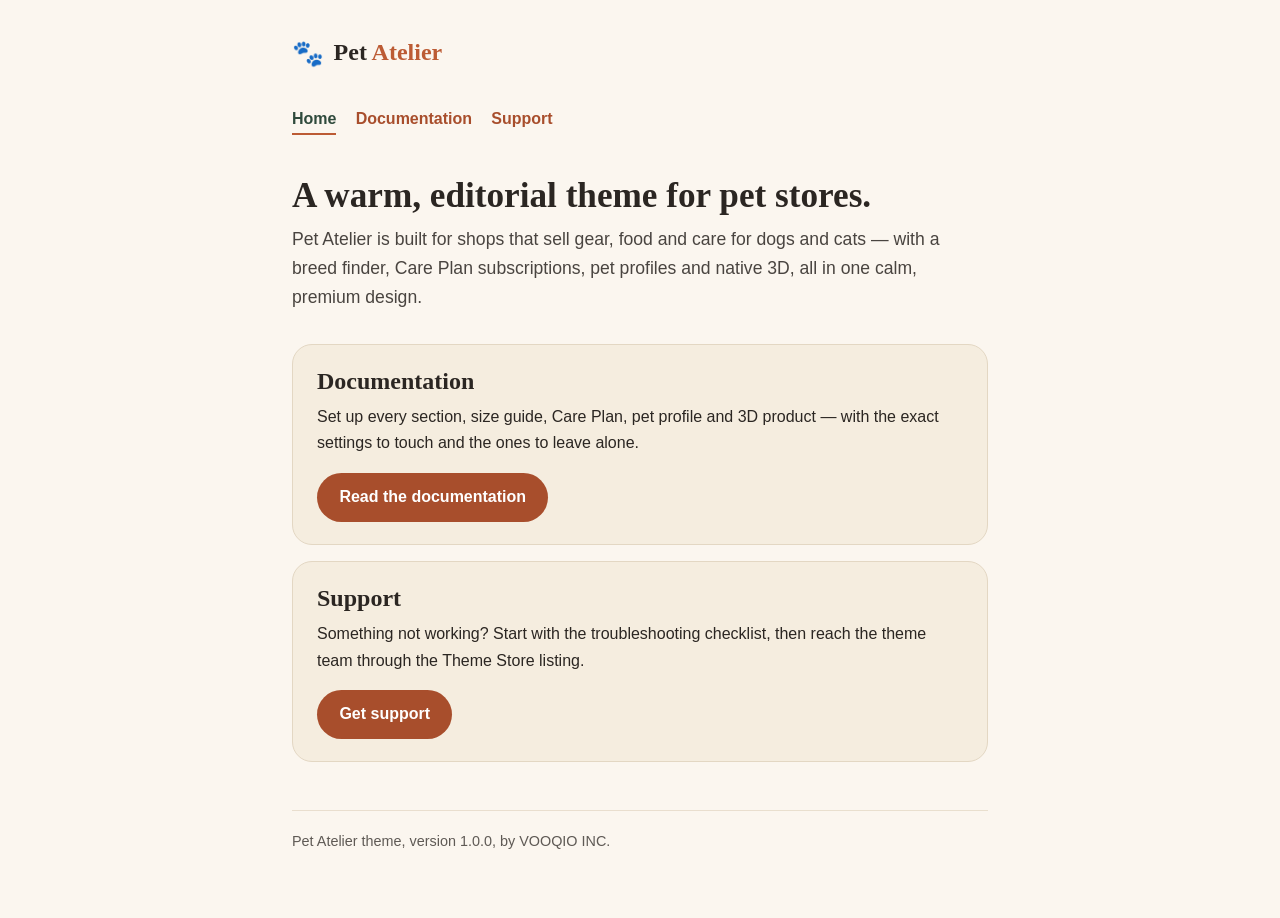
<file: index.html>
<!DOCTYPE html>
<html lang="en">
<head>
<meta charset="utf-8">
<meta name="viewport" content="width=device-width, initial-scale=1">
<title>Pet Atelier theme — Documentation &amp; Support</title>
<link rel="stylesheet" href="style.css">
<link rel="icon" type="image/svg+xml" href="favicon.svg">
</head>
<body>
<div class="wrap">
  <header class="brand"><span class="paw">🐾</span><span class="name">Pet <em>Atelier</em></span></header>
  <nav class="top">
    <a href="index.html" aria-current="page">Home</a>
    <a href="docs.html">Documentation</a>
    <a href="support.html">Support</a>
  </nav>
  <h1>A warm, editorial theme for pet stores.</h1>
  <p class="lede">Pet Atelier is built for shops that sell gear, food and care for dogs and cats — with a breed finder, Care Plan subscriptions, pet profiles and native 3D, all in one calm, premium design.</p>
  <div class="card">
    <h2>Documentation</h2>
    <p>Set up every section, size guide, Care Plan, pet profile and 3D product — with the exact settings to touch and the ones to leave alone.</p>
    <a class="btn" href="docs.html">Read the documentation</a>
  </div>
  <div class="card">
    <h2>Support</h2>
    <p>Something not working? Start with the troubleshooting checklist, then reach the theme team through the Theme Store listing.</p>
    <a class="btn" href="support.html">Get support</a>
  </div>
  <footer>Pet Atelier theme, version 1.0.0, by VOOQIO INC.</footer>
</div>
</body>
</html>
</file>
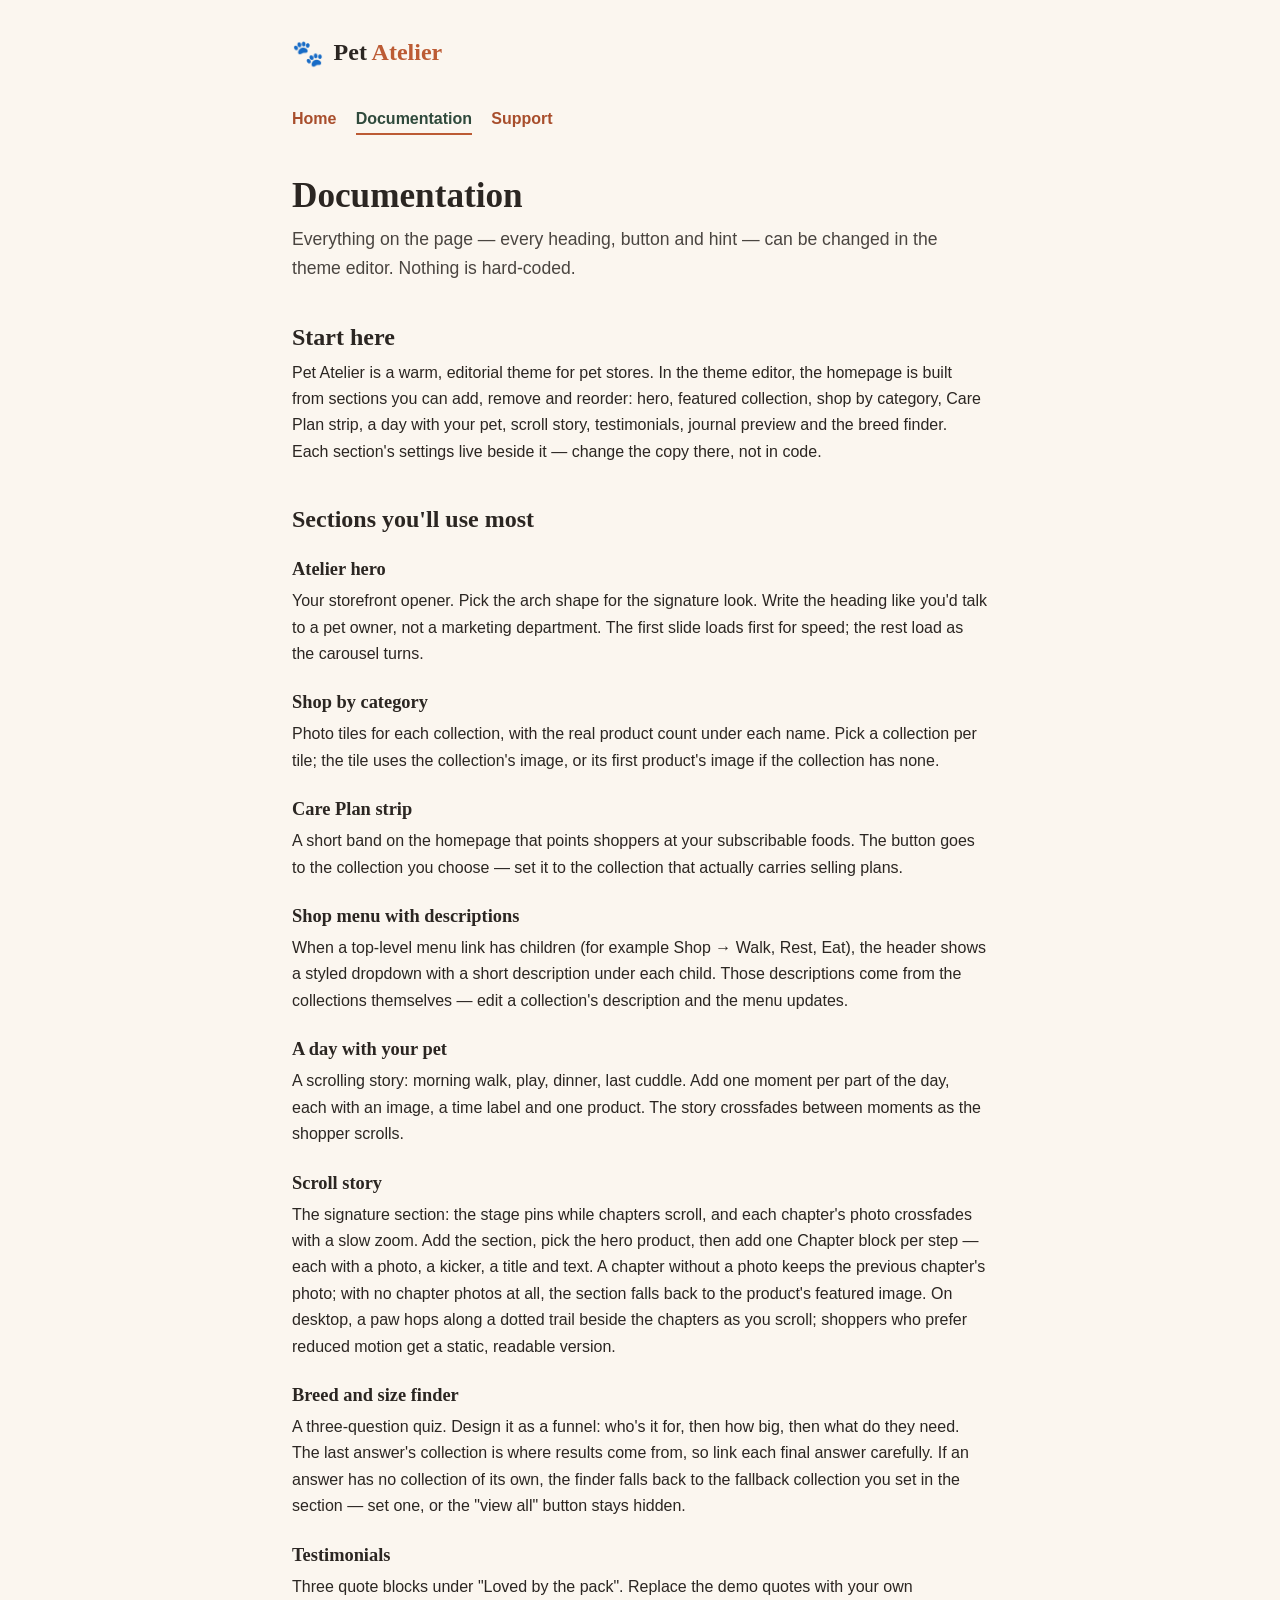
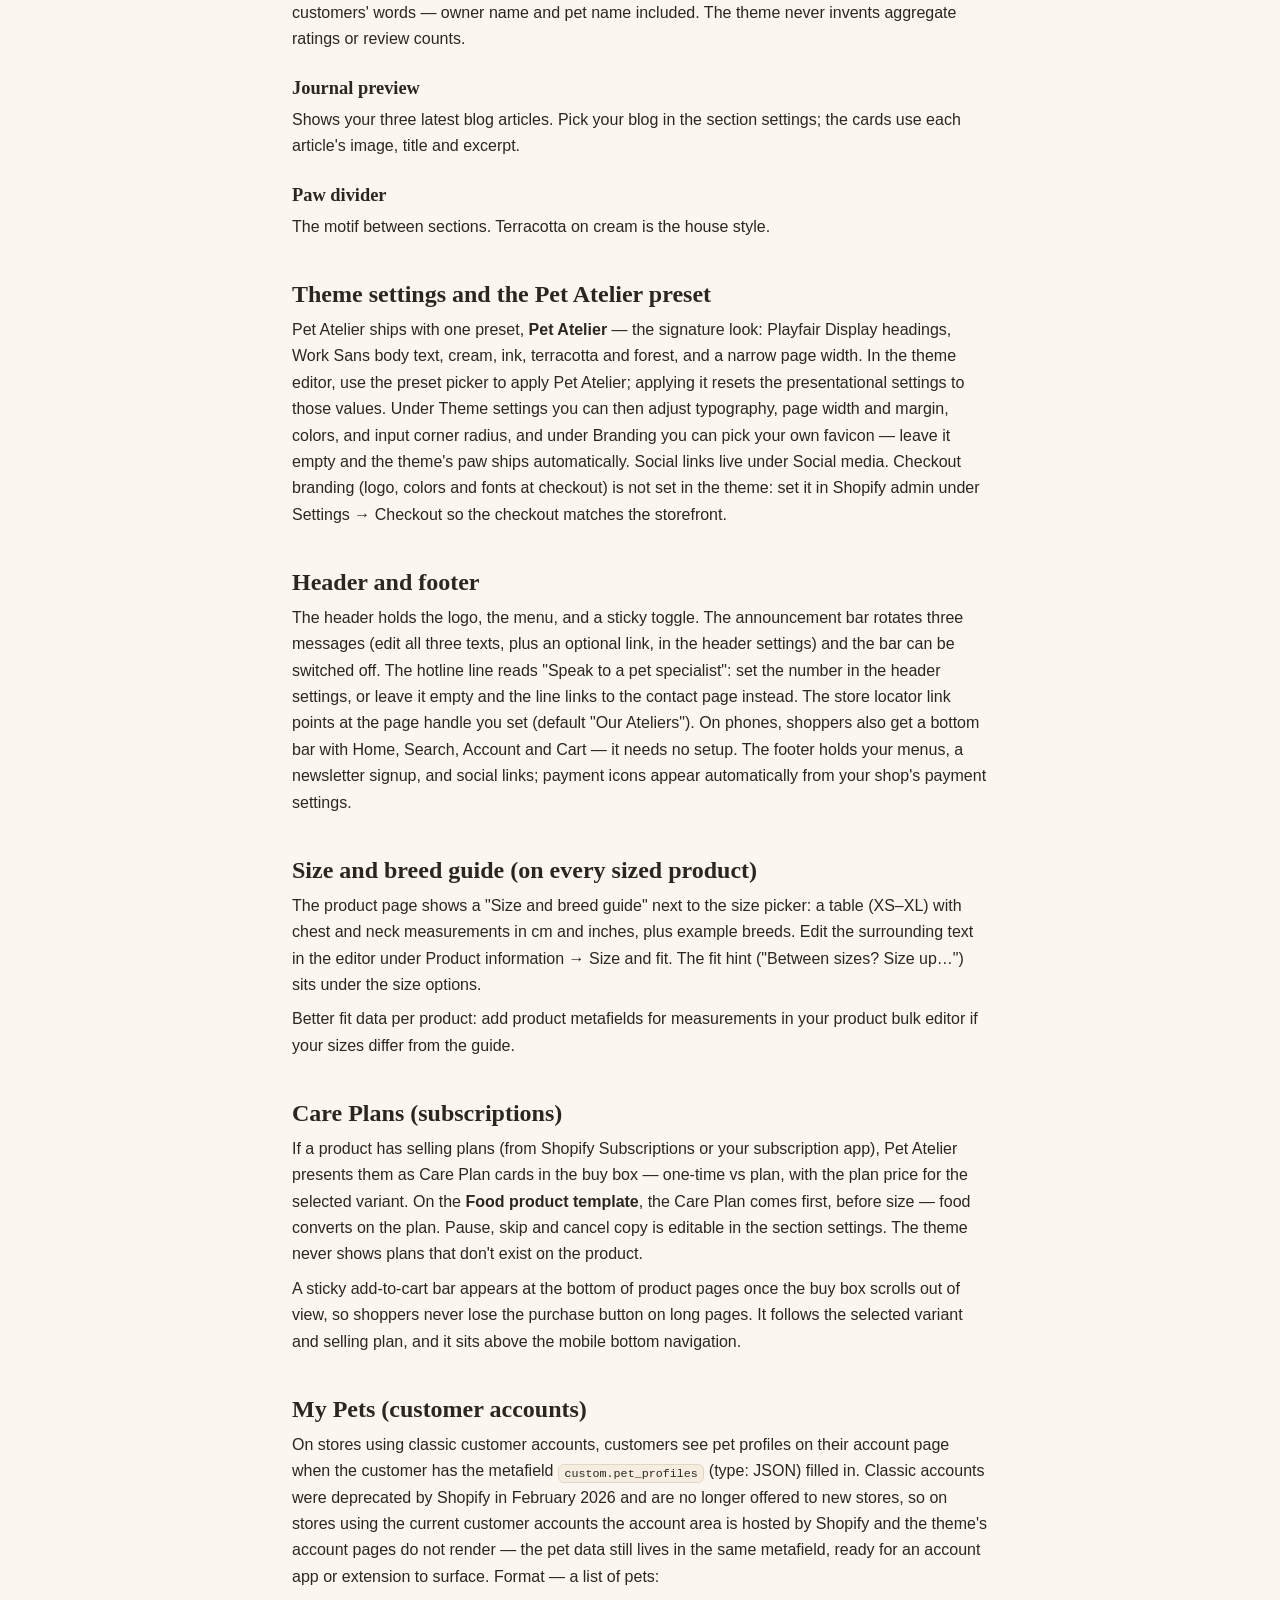
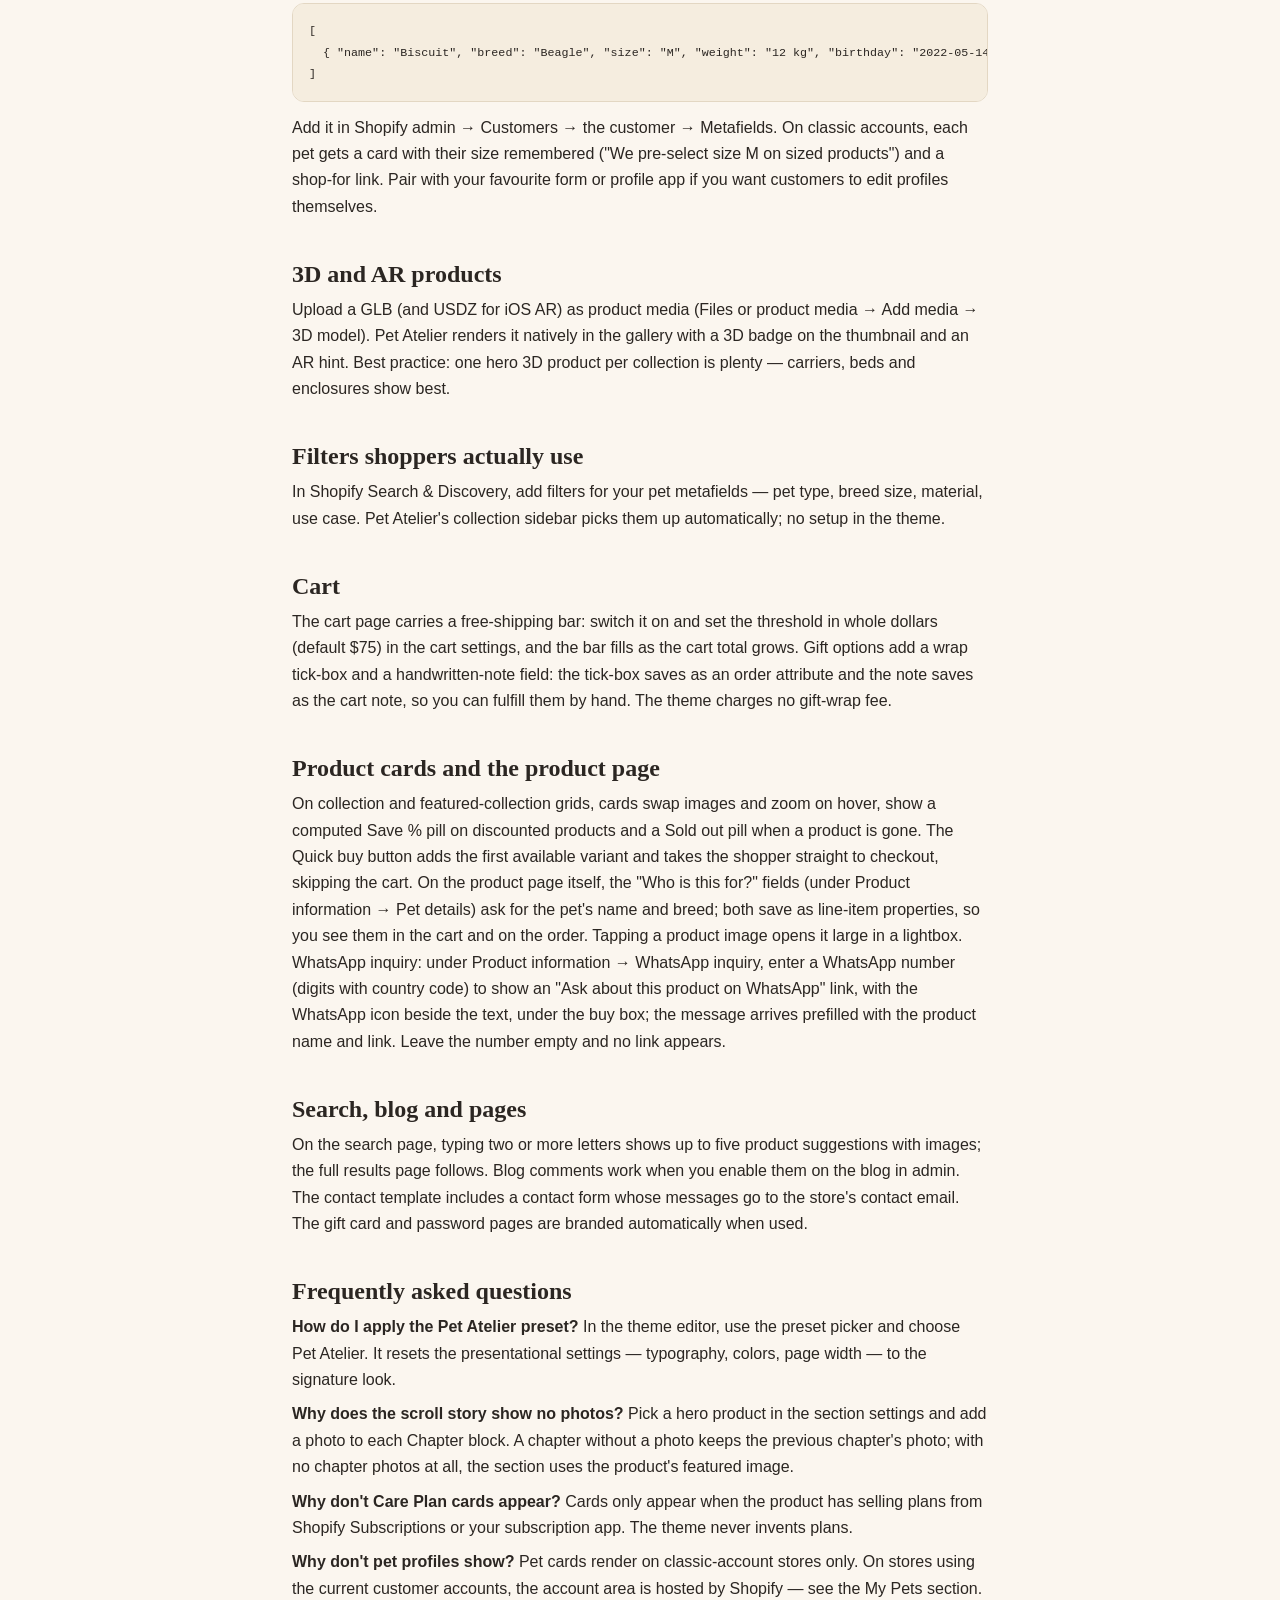
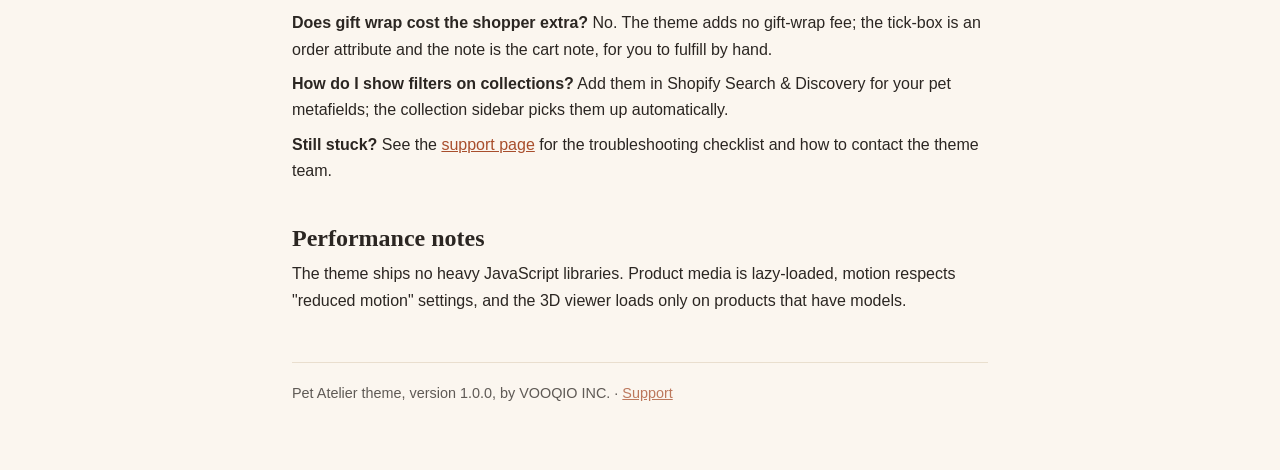
<file: docs.html>
<!DOCTYPE html>
<html lang="en">
<head>
<meta charset="utf-8">
<meta name="viewport" content="width=device-width, initial-scale=1">
<title>Pet Atelier theme — Documentation</title>
<link rel="stylesheet" href="style.css">
<link rel="icon" type="image/svg+xml" href="favicon.svg">
</head>
<body>
<div class="wrap">
  <header class="brand"><span class="paw">🐾</span><span class="name">Pet <em>Atelier</em></span></header>
  <nav class="top">
    <a href="index.html">Home</a>
    <a href="docs.html" aria-current="page">Documentation</a>
    <a href="support.html">Support</a>
  </nav>
  <h1>Documentation</h1>
  <p class="lede">Everything on the page — every heading, button and hint — can be changed in the theme editor. Nothing is hard-coded.</p>

  <h2>Start here</h2>
  <p>Pet Atelier is a warm, editorial theme for pet stores. In the theme editor, the homepage is built from sections you can add, remove and reorder: hero, featured collection, shop by category, Care Plan strip, a day with your pet, scroll story, testimonials, journal preview and the breed finder. Each section's settings live beside it — change the copy there, not in code.</p>

  <h2>Sections you'll use most</h2>
  <h3>Atelier hero</h3>
  <p>Your storefront opener. Pick the arch shape for the signature look. Write the heading like you'd talk to a pet owner, not a marketing department. The first slide loads first for speed; the rest load as the carousel turns.</p>
  <h3>Shop by category</h3>
  <p>Photo tiles for each collection, with the real product count under each name. Pick a collection per tile; the tile uses the collection's image, or its first product's image if the collection has none.</p>
  <h3>Care Plan strip</h3>
  <p>A short band on the homepage that points shoppers at your subscribable foods. The button goes to the collection you choose — set it to the collection that actually carries selling plans.</p>
  <h3>Shop menu with descriptions</h3>
  <p>When a top-level menu link has children (for example Shop → Walk, Rest, Eat), the header shows a styled dropdown with a short description under each child. Those descriptions come from the collections themselves — edit a collection's description and the menu updates.</p>
  <h3>A day with your pet</h3>
  <p>A scrolling story: morning walk, play, dinner, last cuddle. Add one moment per part of the day, each with an image, a time label and one product. The story crossfades between moments as the shopper scrolls.</p>
  <h3>Scroll story</h3>
  <p>The signature section: the stage pins while chapters scroll, and each chapter's photo crossfades with a slow zoom. Add the section, pick the hero product, then add one Chapter block per step — each with a photo, a kicker, a title and text. A chapter without a photo keeps the previous chapter's photo; with no chapter photos at all, the section falls back to the product's featured image. On desktop, a paw hops along a dotted trail beside the chapters as you scroll; shoppers who prefer reduced motion get a static, readable version.</p>
  <h3>Breed and size finder</h3>
  <p>A three-question quiz. Design it as a funnel: who's it for, then how big, then what do they need. The last answer's collection is where results come from, so link each final answer carefully. If an answer has no collection of its own, the finder falls back to the fallback collection you set in the section — set one, or the "view all" button stays hidden.</p>
  <h3>Testimonials</h3>
  <p>Three quote blocks under "Loved by the pack". Replace the demo quotes with your own customers' words — owner name and pet name included. The theme never invents aggregate ratings or review counts.</p>
  <h3>Journal preview</h3>
  <p>Shows your three latest blog articles. Pick your blog in the section settings; the cards use each article's image, title and excerpt.</p>
  <h3>Paw divider</h3>
  <p>The motif between sections. Terracotta on cream is the house style.</p>

  <h2>Theme settings and the Pet Atelier preset</h2>
  <p>Pet Atelier ships with one preset, <strong>Pet Atelier</strong> — the signature look: Playfair Display headings, Work Sans body text, cream, ink, terracotta and forest, and a narrow page width. In the theme editor, use the preset picker to apply Pet Atelier; applying it resets the presentational settings to those values. Under Theme settings you can then adjust typography, page width and margin, colors, and input corner radius, and under Branding you can pick your own favicon — leave it empty and the theme's paw ships automatically. Social links live under Social media. Checkout branding (logo, colors and fonts at checkout) is not set in the theme: set it in Shopify admin under Settings → Checkout so the checkout matches the storefront.</p>

  <h2>Header and footer</h2>
  <p>The header holds the logo, the menu, and a sticky toggle. The announcement bar rotates three messages (edit all three texts, plus an optional link, in the header settings) and the bar can be switched off. The hotline line reads "Speak to a pet specialist": set the number in the header settings, or leave it empty and the line links to the contact page instead. The store locator link points at the page handle you set (default "Our Ateliers"). On phones, shoppers also get a bottom bar with Home, Search, Account and Cart — it needs no setup. The footer holds your menus, a newsletter signup, and social links; payment icons appear automatically from your shop's payment settings.</p>

  <h2>Size and breed guide (on every sized product)</h2>
  <p>The product page shows a "Size and breed guide" next to the size picker: a table (XS–XL) with chest and neck measurements in cm and inches, plus example breeds. Edit the surrounding text in the editor under Product information → Size and fit. The fit hint ("Between sizes? Size up…") sits under the size options.</p>
  <p>Better fit data per product: add product metafields for measurements in your product bulk editor if your sizes differ from the guide.</p>

  <h2>Care Plans (subscriptions)</h2>
  <p>If a product has selling plans (from Shopify Subscriptions or your subscription app), Pet Atelier presents them as Care Plan cards in the buy box — one-time vs plan, with the plan price for the selected variant. On the <strong>Food product template</strong>, the Care Plan comes first, before size — food converts on the plan. Pause, skip and cancel copy is editable in the section settings. The theme never shows plans that don't exist on the product.</p>
  <p>A sticky add-to-cart bar appears at the bottom of product pages once the buy box scrolls out of view, so shoppers never lose the purchase button on long pages. It follows the selected variant and selling plan, and it sits above the mobile bottom navigation.</p>

  <h2>My Pets (customer accounts)</h2>
  <p>On stores using classic customer accounts, customers see pet profiles on their account page when the customer has the metafield <code>custom.pet_profiles</code> (type: JSON) filled in. Classic accounts were deprecated by Shopify in February 2026 and are no longer offered to new stores, so on stores using the current customer accounts the account area is hosted by Shopify and the theme's account pages do not render — the pet data still lives in the same metafield, ready for an account app or extension to surface. Format — a list of pets:</p>
<pre><code>[
  { "name": "Biscuit", "breed": "Beagle", "size": "M", "weight": "12 kg", "birthday": "2022-05-14" }
]</code></pre>
  <p>Add it in Shopify admin → Customers → the customer → Metafields. On classic accounts, each pet gets a card with their size remembered ("We pre-select size M on sized products") and a shop-for link. Pair with your favourite form or profile app if you want customers to edit profiles themselves.</p>

  <h2>3D and AR products</h2>
  <p>Upload a GLB (and USDZ for iOS AR) as product media (Files or product media → Add media → 3D model). Pet Atelier renders it natively in the gallery with a 3D badge on the thumbnail and an AR hint. Best practice: one hero 3D product per collection is plenty — carriers, beds and enclosures show best.</p>

  <h2>Filters shoppers actually use</h2>
  <p>In Shopify Search &amp; Discovery, add filters for your pet metafields — pet type, breed size, material, use case. Pet Atelier's collection sidebar picks them up automatically; no setup in the theme.</p>

  <h2>Cart</h2>
  <p>The cart page carries a free-shipping bar: switch it on and set the threshold in whole dollars (default $75) in the cart settings, and the bar fills as the cart total grows. Gift options add a wrap tick-box and a handwritten-note field: the tick-box saves as an order attribute and the note saves as the cart note, so you can fulfill them by hand. The theme charges no gift-wrap fee.</p>

  <h2>Product cards and the product page</h2>
  <p>On collection and featured-collection grids, cards swap images and zoom on hover, show a computed Save % pill on discounted products and a Sold out pill when a product is gone. The Quick buy button adds the first available variant and takes the shopper straight to checkout, skipping the cart. On the product page itself, the "Who is this for?" fields (under Product information → Pet details) ask for the pet's name and breed; both save as line-item properties, so you see them in the cart and on the order. Tapping a product image opens it large in a lightbox. WhatsApp inquiry: under Product information → WhatsApp inquiry, enter a WhatsApp number (digits with country code) to show an "Ask about this product on WhatsApp" link, with the WhatsApp icon beside the text, under the buy box; the message arrives prefilled with the product name and link. Leave the number empty and no link appears.</p>

  <h2>Search, blog and pages</h2>
  <p>On the search page, typing two or more letters shows up to five product suggestions with images; the full results page follows. Blog comments work when you enable them on the blog in admin. The contact template includes a contact form whose messages go to the store's contact email. The gift card and password pages are branded automatically when used.</p>

  <h2>Frequently asked questions</h2>
  <p><strong>How do I apply the Pet Atelier preset?</strong> In the theme editor, use the preset picker and choose Pet Atelier. It resets the presentational settings — typography, colors, page width — to the signature look.</p>
  <p><strong>Why does the scroll story show no photos?</strong> Pick a hero product in the section settings and add a photo to each Chapter block. A chapter without a photo keeps the previous chapter's photo; with no chapter photos at all, the section uses the product's featured image.</p>
  <p><strong>Why don't Care Plan cards appear?</strong> Cards only appear when the product has selling plans from Shopify Subscriptions or your subscription app. The theme never invents plans.</p>
  <p><strong>Why don't pet profiles show?</strong> Pet cards render on classic-account stores only. On stores using the current customer accounts, the account area is hosted by Shopify — see the My Pets section.</p>
  <p><strong>Does gift wrap cost the shopper extra?</strong> No. The theme adds no gift-wrap fee; the tick-box is an order attribute and the note is the cart note, for you to fulfill by hand.</p>
  <p><strong>How do I show filters on collections?</strong> Add them in Shopify Search &amp; Discovery for your pet metafields; the collection sidebar picks them up automatically.</p>
  <p><strong>Still stuck?</strong> See the <a href="support.html">support page</a> for the troubleshooting checklist and how to contact the theme team.</p>

  <h2>Performance notes</h2>
  <p>The theme ships no heavy JavaScript libraries. Product media is lazy-loaded, motion respects "reduced motion" settings, and the 3D viewer loads only on products that have models.</p>

  <footer>Pet Atelier theme, version 1.0.0, by VOOQIO INC. · <a href="support.html">Support</a></footer>
</div>
</body>
</html>
</file>
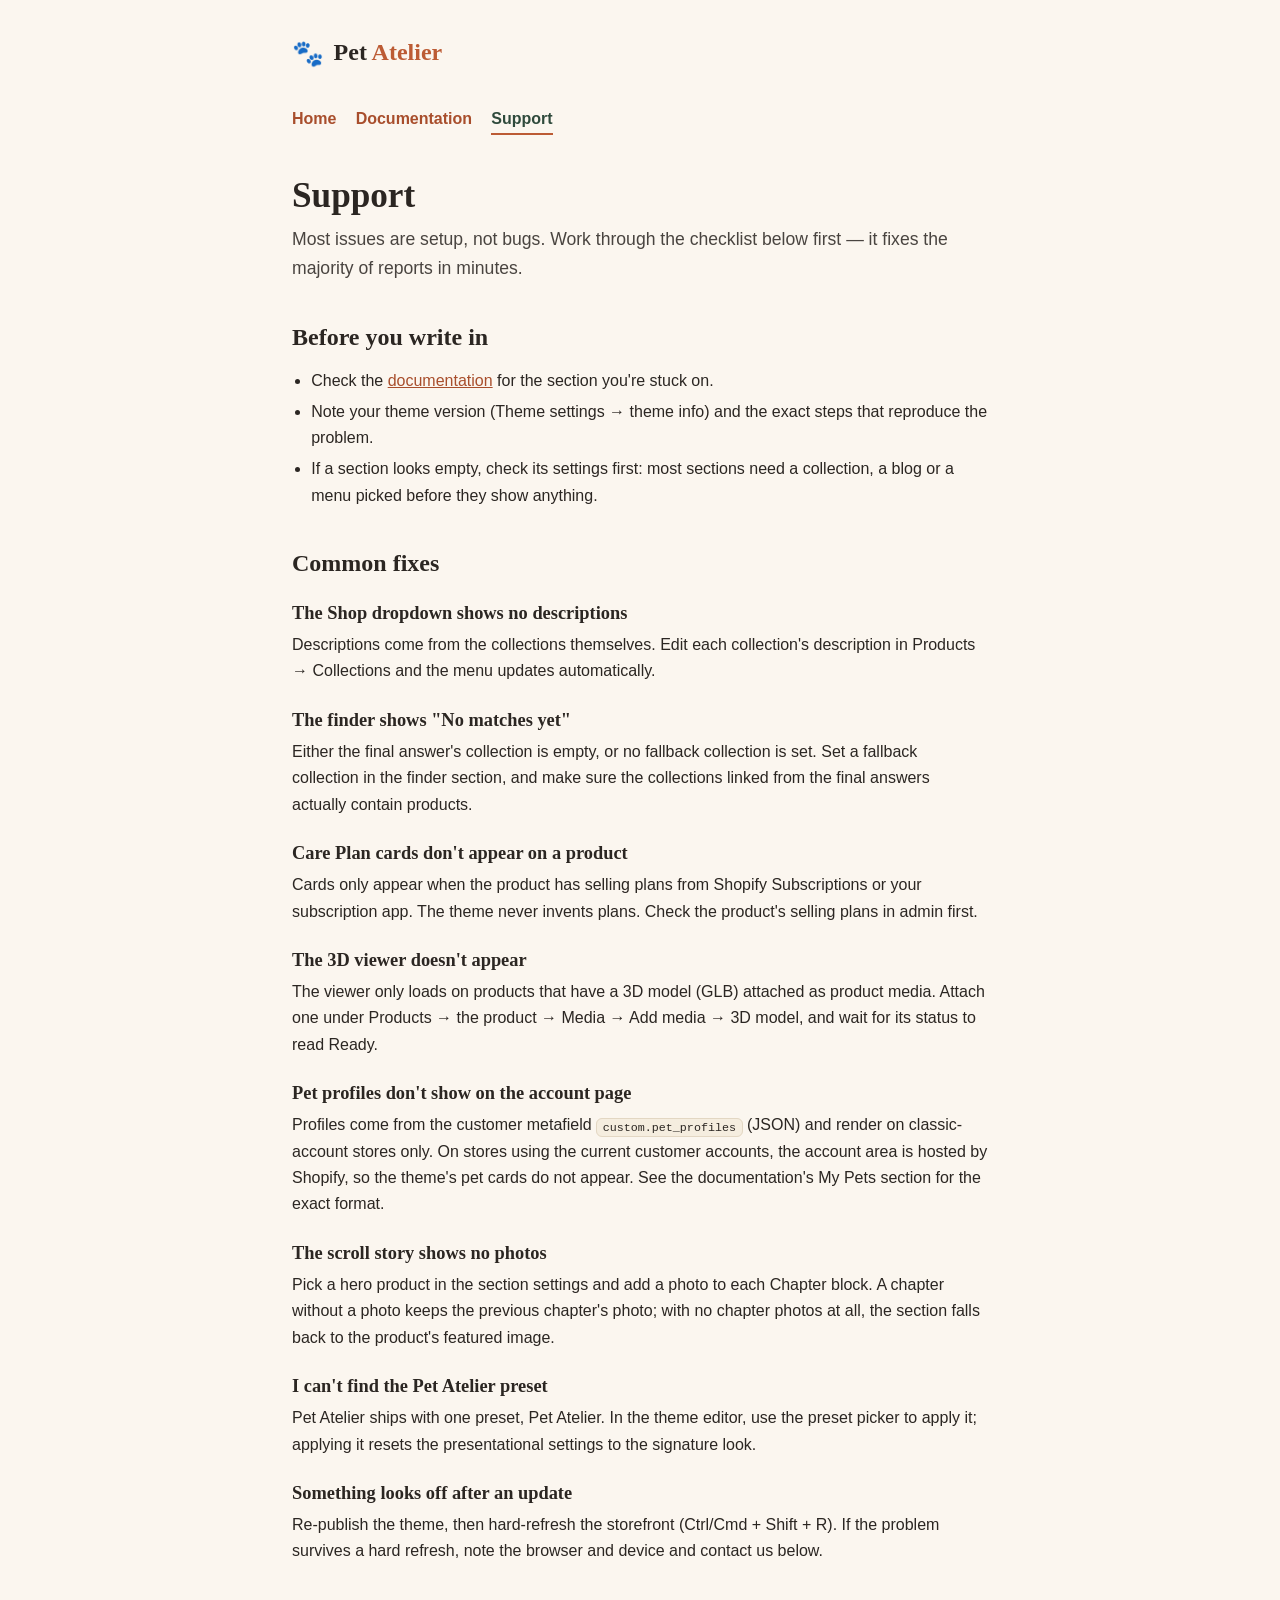
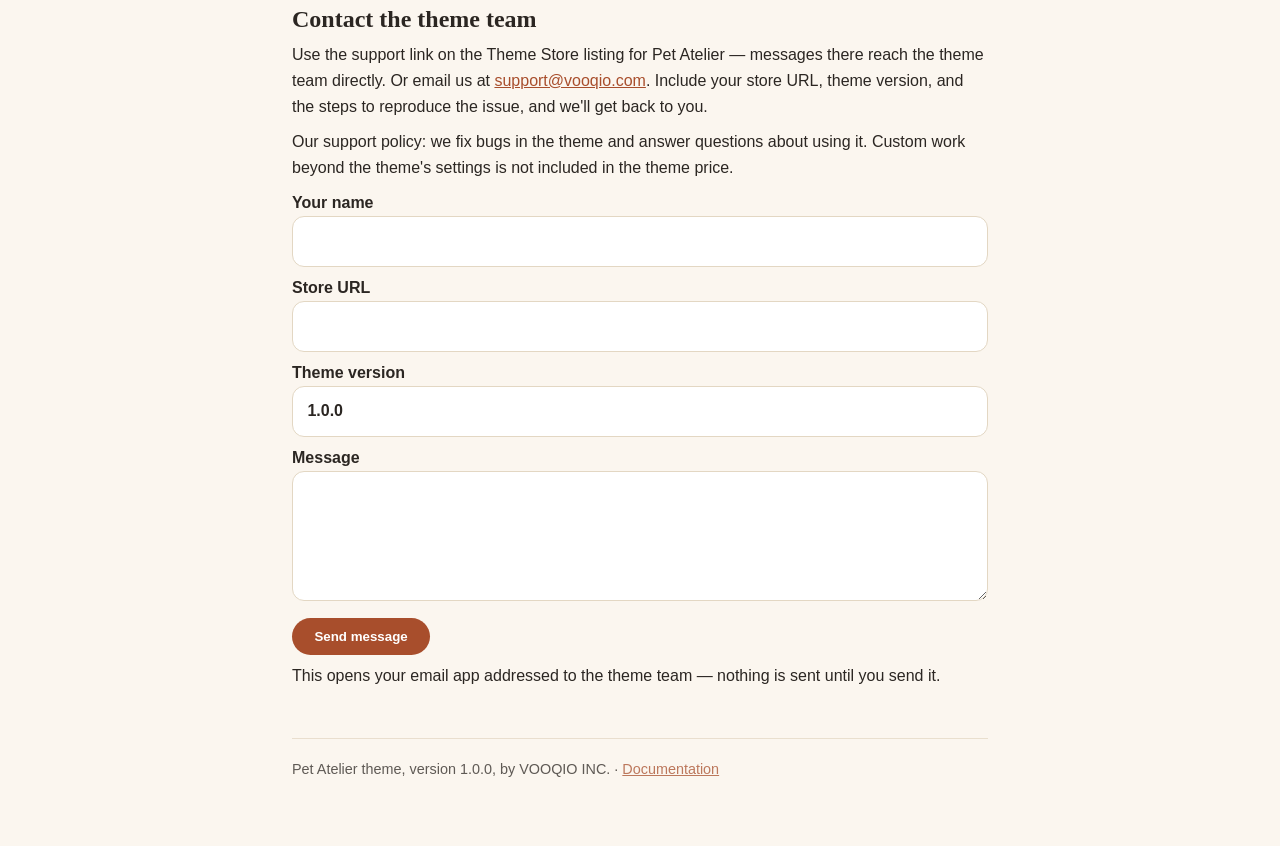
<file: support.html>
<!DOCTYPE html>
<html lang="en">
<head>
<meta charset="utf-8">
<meta name="viewport" content="width=device-width, initial-scale=1">
<title>Pet Atelier theme — Support</title>
<link rel="stylesheet" href="style.css">
<link rel="icon" type="image/svg+xml" href="favicon.svg">
</head>
<body>
<div class="wrap">
  <header class="brand"><span class="paw">🐾</span><span class="name">Pet <em>Atelier</em></span></header>
  <nav class="top">
    <a href="index.html">Home</a>
    <a href="docs.html">Documentation</a>
    <a href="support.html" aria-current="page">Support</a>
  </nav>
  <h1>Support</h1>
  <p class="lede">Most issues are setup, not bugs. Work through the checklist below first — it fixes the majority of reports in minutes.</p>

  <h2>Before you write in</h2>
  <ul>
    <li>Check the <a href="docs.html">documentation</a> for the section you're stuck on.</li>
    <li>Note your theme version (Theme settings → theme info) and the exact steps that reproduce the problem.</li>
    <li>If a section looks empty, check its settings first: most sections need a collection, a blog or a menu picked before they show anything.</li>
  </ul>

  <h2>Common fixes</h2>
  <h3>The Shop dropdown shows no descriptions</h3>
  <p>Descriptions come from the collections themselves. Edit each collection's description in Products → Collections and the menu updates automatically.</p>
  <h3>The finder shows "No matches yet"</h3>
  <p>Either the final answer's collection is empty, or no fallback collection is set. Set a fallback collection in the finder section, and make sure the collections linked from the final answers actually contain products.</p>
  <h3>Care Plan cards don't appear on a product</h3>
  <p>Cards only appear when the product has selling plans from Shopify Subscriptions or your subscription app. The theme never invents plans. Check the product's selling plans in admin first.</p>
  <h3>The 3D viewer doesn't appear</h3>
  <p>The viewer only loads on products that have a 3D model (GLB) attached as product media. Attach one under Products → the product → Media → Add media → 3D model, and wait for its status to read Ready.</p>
  <h3>Pet profiles don't show on the account page</h3>
  <p>Profiles come from the customer metafield <code>custom.pet_profiles</code> (JSON) and render on classic-account stores only. On stores using the current customer accounts, the account area is hosted by Shopify, so the theme's pet cards do not appear. See the documentation's My Pets section for the exact format.</p>
  <h3>The scroll story shows no photos</h3>
  <p>Pick a hero product in the section settings and add a photo to each Chapter block. A chapter without a photo keeps the previous chapter's photo; with no chapter photos at all, the section falls back to the product's featured image.</p>
  <h3>I can't find the Pet Atelier preset</h3>
  <p>Pet Atelier ships with one preset, Pet Atelier. In the theme editor, use the preset picker to apply it; applying it resets the presentational settings to the signature look.</p>
  <h3>Something looks off after an update</h3>
  <p>Re-publish the theme, then hard-refresh the storefront (Ctrl/Cmd + Shift + R). If the problem survives a hard refresh, note the browser and device and contact us below.</p>

  <h2>Contact the theme team</h2>
  <p>Use the support link on the Theme Store listing for Pet Atelier — messages there reach the theme team directly. Or email us at <a href="mailto:support@vooqio.com">support@vooqio.com</a>. Include your store URL, theme version, and the steps to reproduce the issue, and we'll get back to you.</p>
  <p>Our support policy: we fix bugs in the theme and answer questions about using it. Custom work beyond the theme's settings is not included in the theme price.</p>
  <form class="contact-form" action="mailto:support@vooqio.com?subject=Pet%20Atelier%20support" method="post" enctype="text/plain">
    <p><label>Your name<br><input type="text" name="Name" required></label></p>
    <p><label>Store URL<br><input type="text" name="Store URL" required></label></p>
    <p><label>Theme version<br><input type="text" name="Theme version" value="1.0.0"></label></p>
    <p><label>Message<br><textarea name="Message" rows="4" required></textarea></label></p>
    <p><button type="submit">Send message</button></p>
    <p>This opens your email app addressed to the theme team — nothing is sent until you send it.</p>
  </form>

  <footer>Pet Atelier theme, version 1.0.0, by VOOQIO INC. · <a href="docs.html">Documentation</a></footer>
</div>
</body>
</html>
</file>
<file: style.css>
/* Pet Atelier docs site — same tokens as the theme: cream, terracotta, forest. */
:root {
  --cream: #FBF6EF; --surface: #F5EDDF; --ink: #2B2622;
  --terra: #BC5B34; --terra-deep: #A84E2C; --forest: #2F4A3C;
  --border: #E3D7C3;
}
* { box-sizing: border-box; }
body { margin: 0; background: var(--cream); color: var(--ink);
  font-family: "Work Sans", -apple-system, "Segoe UI", sans-serif; line-height: 1.65; }
h1, h2, h3 { font-family: Georgia, "Playfair Display", serif; line-height: 1.2; }
a { color: var(--terra-deep); }
.wrap { max-width: 46rem; margin: 0 auto; padding: 2rem 1.25rem 4rem; }
header.brand { display: flex; align-items: center; gap: 0.6rem; margin-bottom: 2rem; }
header.brand .paw { color: var(--terra); font-size: 1.6rem; }
header.brand .name { font-family: Georgia, serif; font-size: 1.5rem; font-weight: 700; }
header.brand .name em { font-style: normal; color: var(--terra); }
nav.top { display: flex; gap: 1.2rem; margin-bottom: 2.5rem; font-weight: 600; }
nav.top a { text-decoration: none; }
nav.top a[aria-current="page"] { color: var(--forest); border-bottom: 2px solid var(--terra); }
h1 { font-size: 2.2rem; margin: 0 0 0.5rem; }
.lede { font-size: 1.1rem; opacity: 0.85; margin: 0 0 2rem; }
h2 { font-size: 1.5rem; margin: 2.5rem 0 0.5rem; }
h3 { font-size: 1.15rem; margin: 1.5rem 0 0.3rem; }
p { margin: 0.5rem 0; }
ul { padding-left: 1.2rem; }
li { margin: 0.3rem 0; }
code { background: var(--surface); border: 1px solid var(--border); border-radius: 6px; padding: 0.1rem 0.35rem; font-size: 0.9em; }
pre { background: var(--surface); border: 1px solid var(--border); border-radius: 12px; padding: 1rem; overflow-x: auto; }
pre code { background: none; border: 0; padding: 0; }
.card { background: var(--surface); border: 1px solid var(--border); border-radius: 20px; padding: 1.4rem 1.5rem; margin: 1rem 0; }
.card h2, .card h3 { margin-top: 0; }
.btn { display: inline-block; background: var(--terra-deep); color: #fff; text-decoration: none; font-weight: 600; padding: 0.7rem 1.4rem; border-radius: 999px; margin-top: 0.5rem; }
footer { margin-top: 3rem; padding-top: 1.2rem; border-top: 1px solid var(--border); font-size: 0.9rem; opacity: 0.75; }
form.contact-form input[type="text"], form.contact-form textarea { width: 100%; padding: 0.7rem 0.9rem; border: 1px solid var(--border); border-radius: 12px; background: #fff; color: var(--ink); font: inherit; }
form.contact-form button { background: var(--terra-deep); color: #fff; border: 0; font-weight: 600; padding: 0.7rem 1.4rem; border-radius: 999px; cursor: pointer; }
form.contact-form label { font-weight: 600; }
</file>
